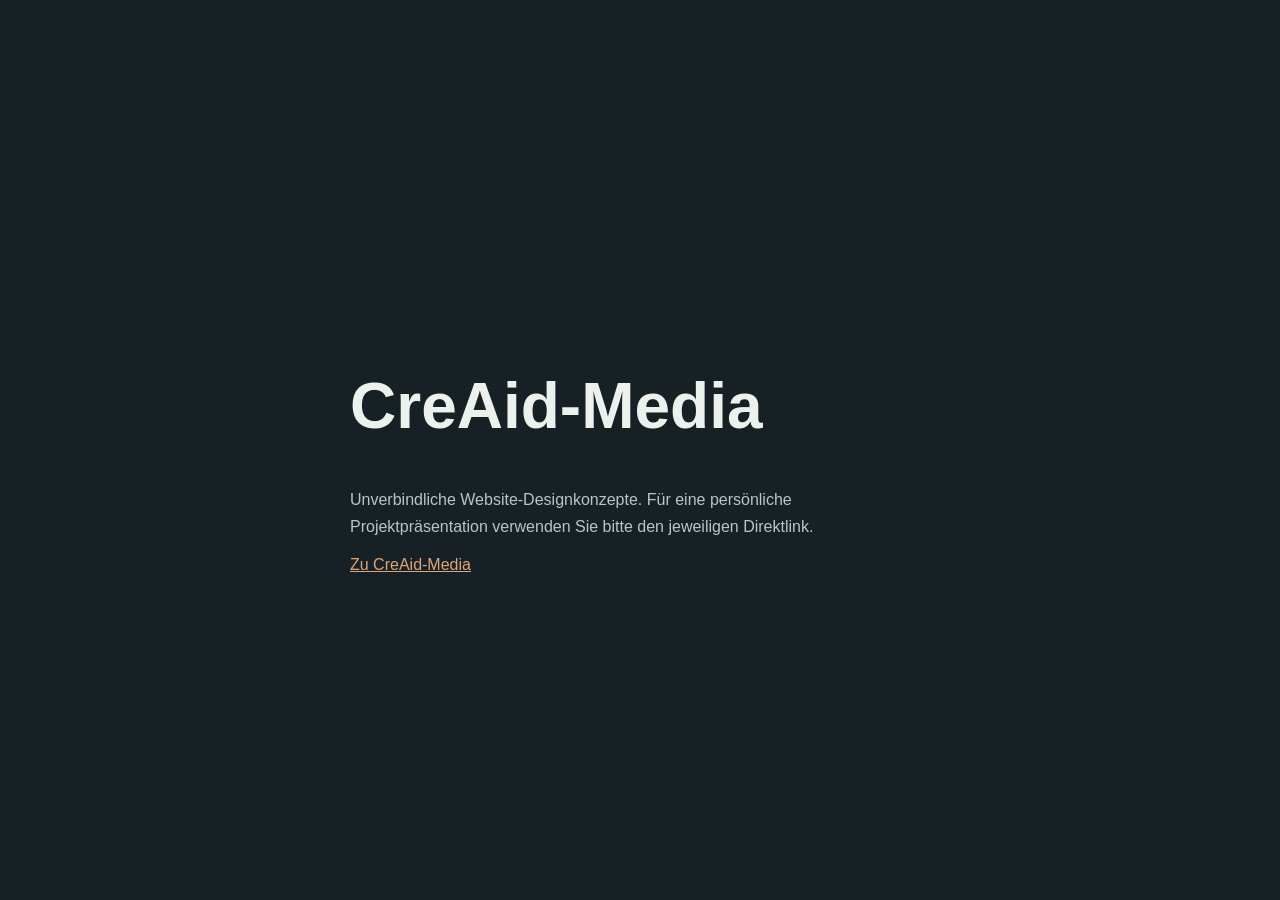
<file: index.html>
<!doctype html><html lang="de"><head><meta charset="utf-8"><meta name="viewport" content="width=device-width,initial-scale=1"><meta name="robots" content="noindex,nofollow,noarchive"><title>CreAid-Media – Designkonzepte</title><style>body{font-family:Arial,sans-serif;background:#172125;color:#edf1ee;margin:0;display:grid;place-items:center;min-height:100vh}main{max-width:580px;padding:32px}h1{font-size:clamp(2rem,6vw,4rem)}p{line-height:1.7;color:#b8c6c2}a{color:#dea479}</style></head><body><main><h1>CreAid-Media</h1><p>Unverbindliche Website-Designkonzepte. Für eine persönliche Projektpräsentation verwenden Sie bitte den jeweiligen Direktlink.</p><a href="https://creaid-media.de/">Zu CreAid-Media</a></main></body></html>
</file>
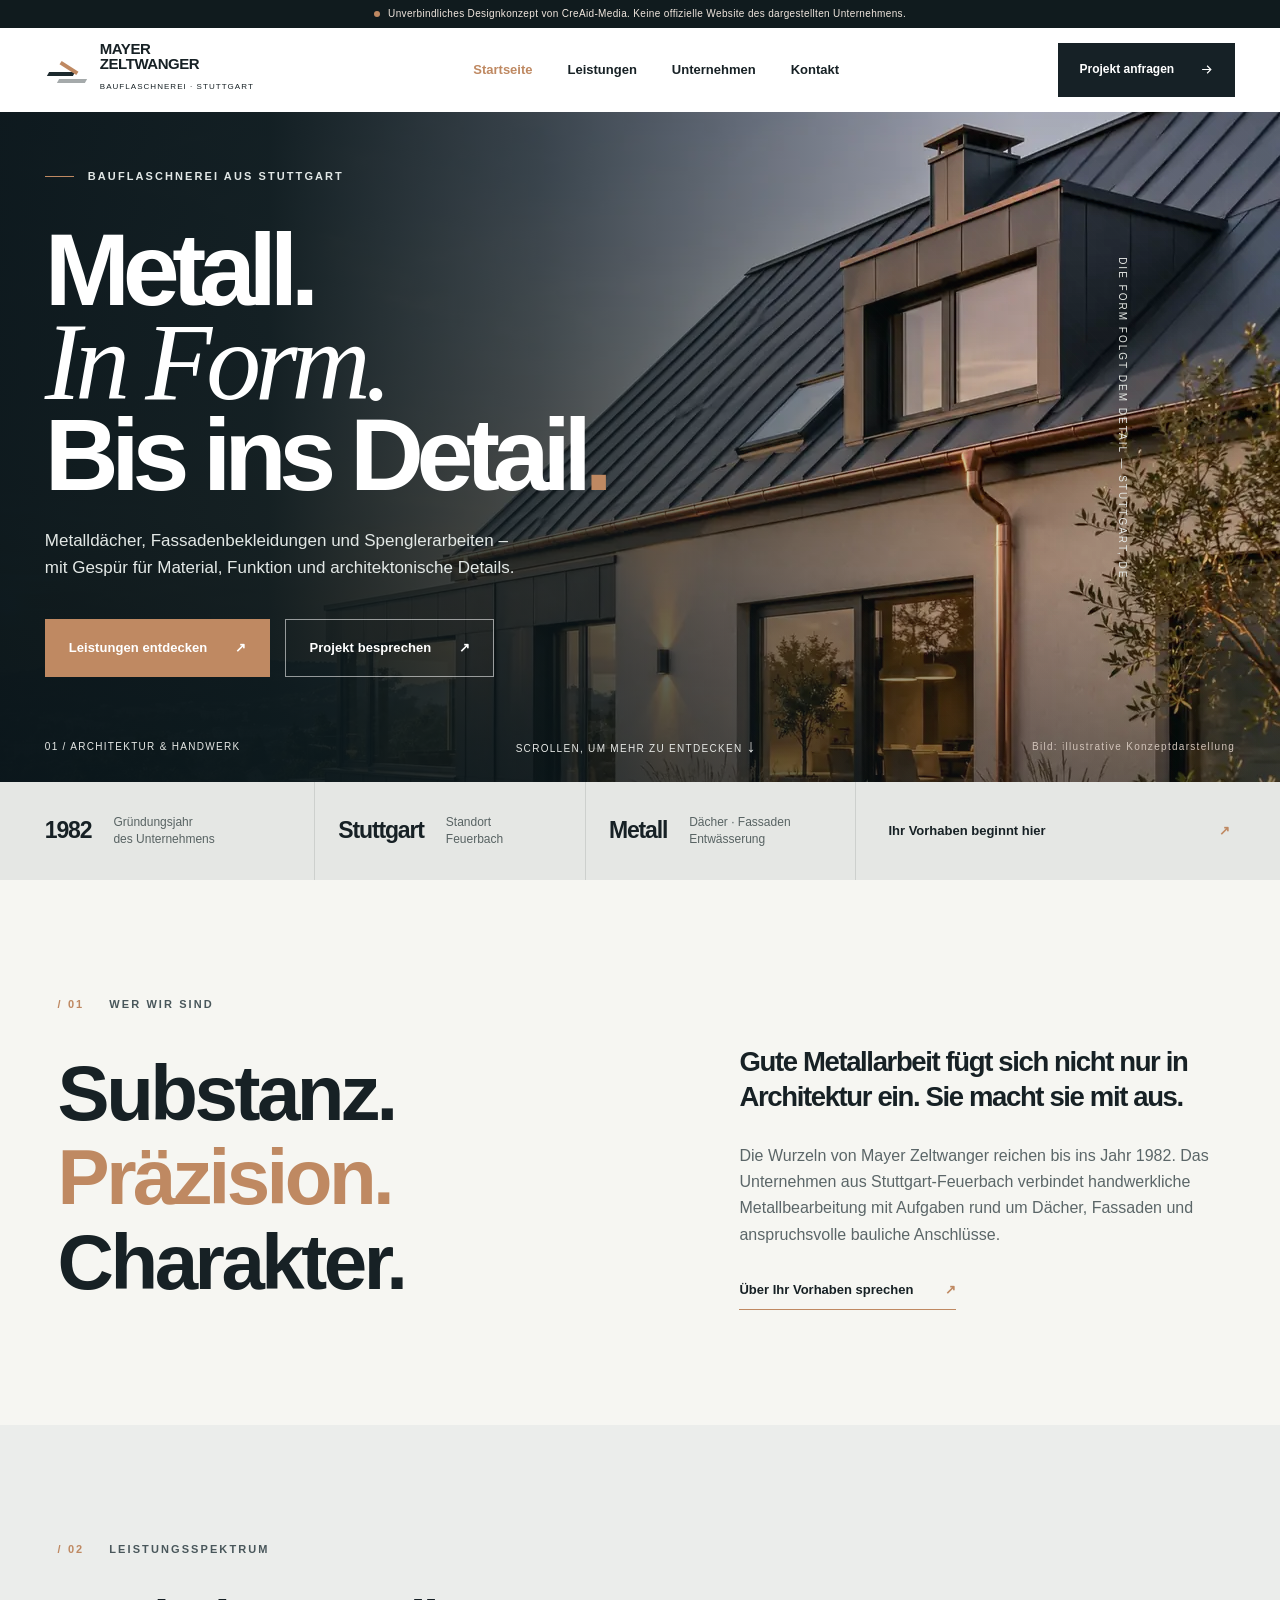
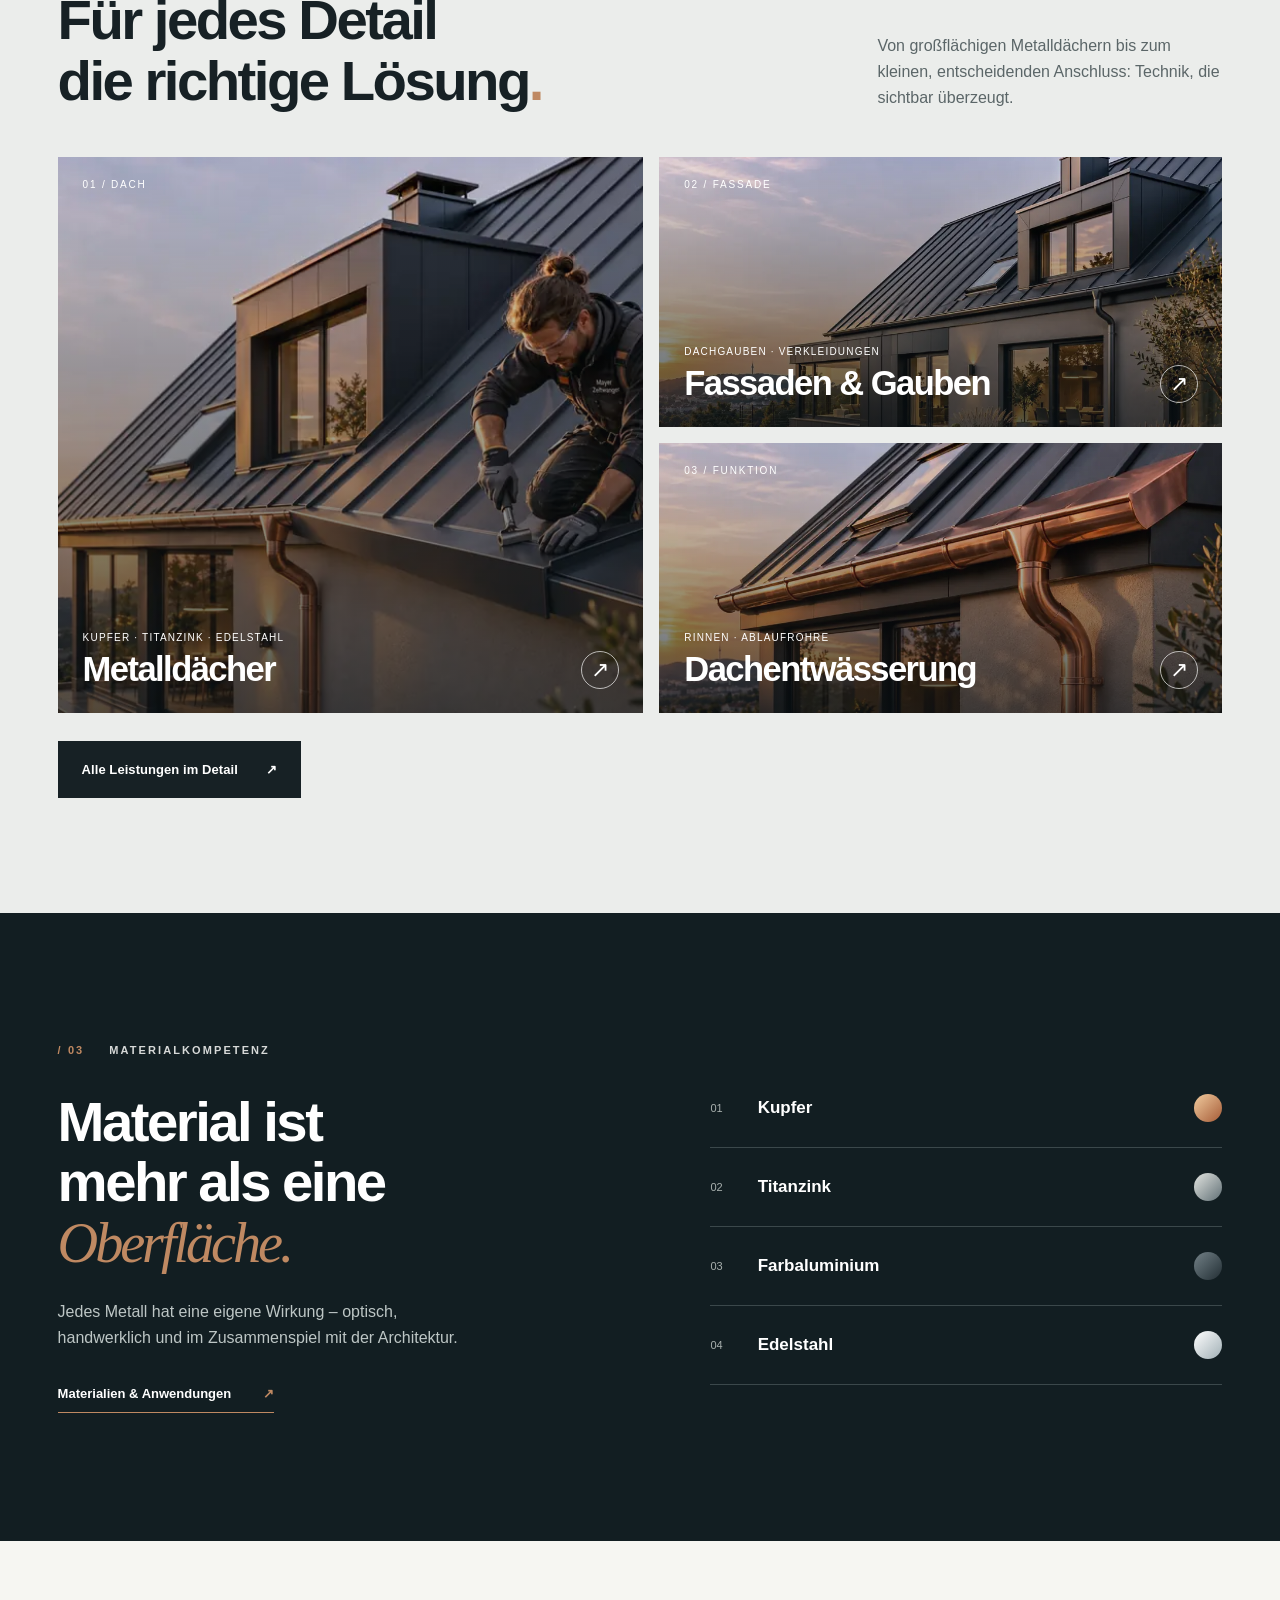
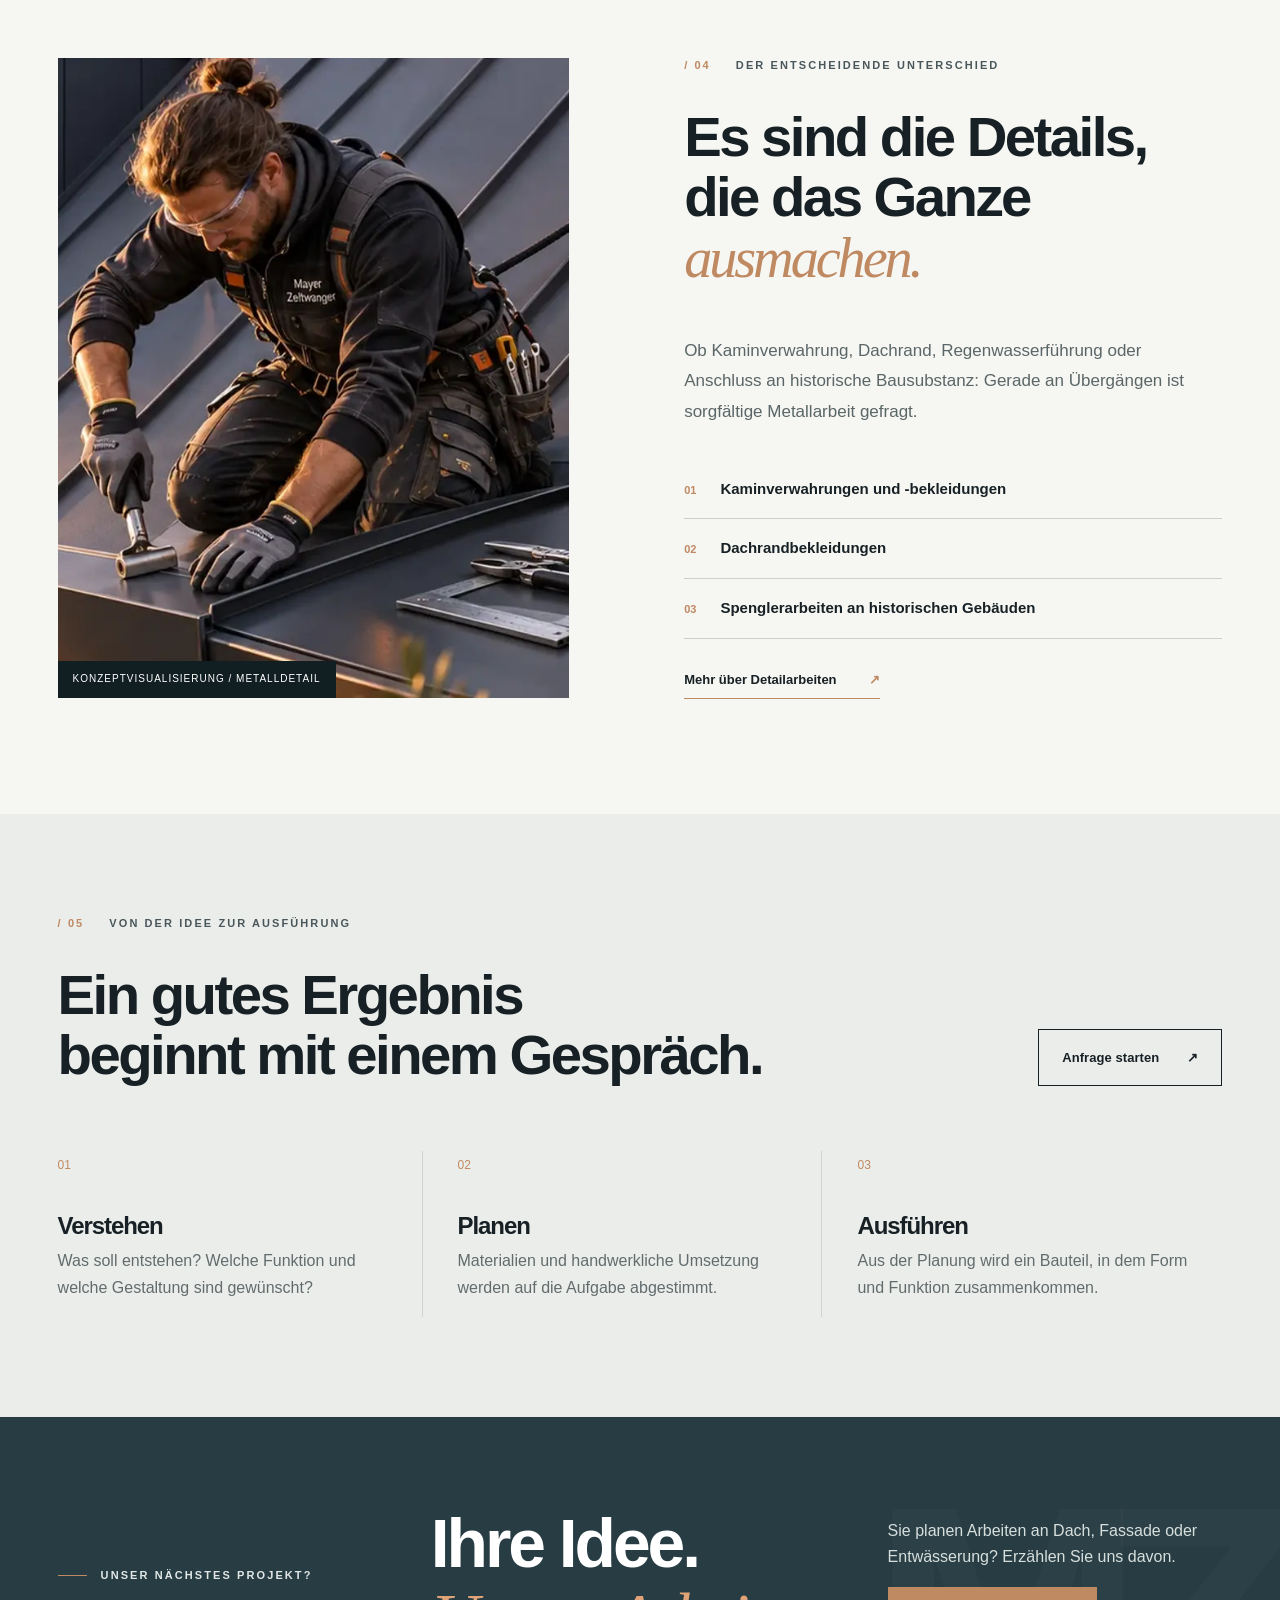
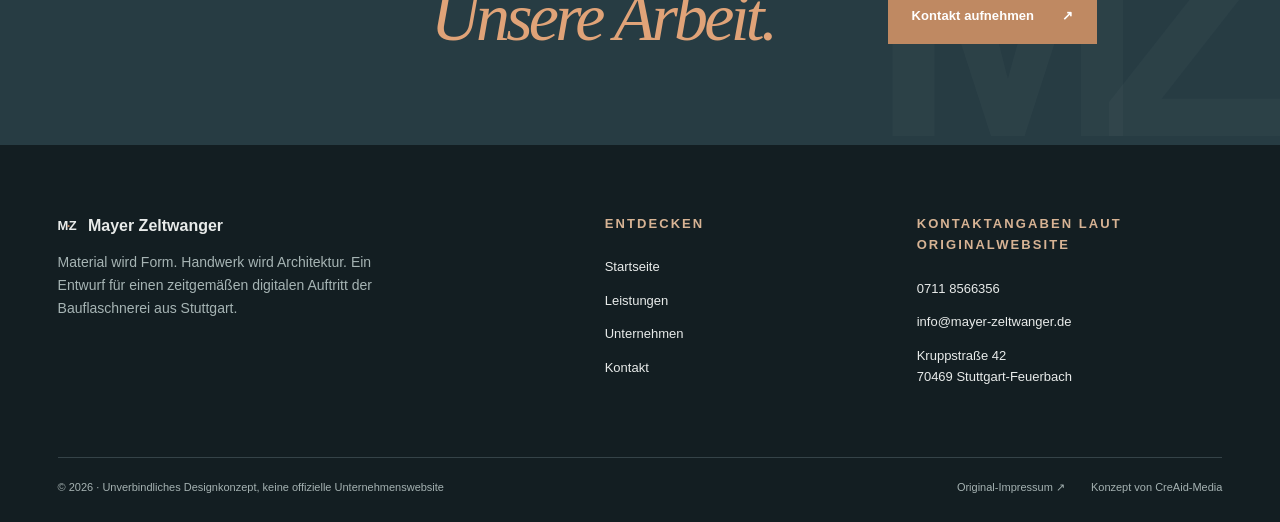
<file: mayer-zeltwanger/index.html>
<!doctype html>
<html lang="de"><head><meta charset="utf-8"><meta name="viewport" content="width=device-width,initial-scale=1"><meta name="robots" content="noindex,nofollow,noarchive"><meta name="theme-color" content="#151e22"><title>Mayer Zeltwanger | Bauflaschnerei – Designkonzept</title><meta name="description" content="Unverbindliches Designkonzept für Mayer Zeltwanger: Metalldächer, Fassaden und Flaschnerarbeiten in Stuttgart."><link rel="stylesheet" href="assets/styles.css?v=photo-20261117"><link rel="icon" type="image/svg+xml" href="assets/favicon.svg"></head><body class="page-home"><a class="skip-link" href="#main">Zum Inhalt springen</a><div class="demo-ribbon" role="note"><span class="demo-pulse" aria-hidden="true"></span> Unverbindliches Designkonzept von CreAid-Media. Keine offizielle Website des dargestellten Unternehmens.</div>
<header class="site-header" id="site-header">
  <div class="header-inner container-wide">
    <a href="./" class="brand" aria-label="Mayer Zeltwanger – zur Startseite"><span class="brand-symbol" aria-hidden="true"><span></span><span></span><span></span></span><span class="brand-type"><b>MAYER<br>ZELTWANGER</b><small>BAUFLASCHNEREI · STUTTGART</small></span></a>
    <button class="menu-toggle" type="button" aria-expanded="false" aria-controls="main-nav" aria-label="Menü öffnen"><span></span><span></span></button>
    <nav class="main-nav" id="main-nav" aria-label="Hauptnavigation"><a href="./" class="nav-home">Startseite</a><a href="leistungen.html" class="nav-services">Leistungen</a><a href="./#unternehmen" class="nav-about">Unternehmen</a><a href="kontakt.html" class="nav-contact">Kontakt</a></nav>
    <a class="header-action" href="kontakt.html"><span>Projekt anfragen</span><svg viewBox="0 0 24 24" aria-hidden="true"><path d="M5 12h14m-6-6 6 6-6 6"/></svg></a>
  </div>
</header><main id="main">
<section class="hero-home" aria-labelledby="headline">
  <div class="hero-bg" role="img" aria-label="Konzeptvisualisierung eines modernen Gebäudes mit Falzmetalldach und Kupferdachrinne"></div>
  <div class="hero-grain" aria-hidden="true"></div>
  <div class="hero-inner container-wide"><div class="hero-copy"><p class="eyebrow light"><span class="eyebrow-line"></span>BAUFLASCHNEREI AUS STUTTGART</p><h1 id="headline">Metall.<br><em>In Form.</em><br>Bis ins Detail<span class="headline-dot">.</span></h1><p class="hero-description">Metalldächer, Fassadenbekleidungen und Spenglerarbeiten – mit Gespür für Material, Funktion und architektonische Details.</p><div class="hero-actions"><a href="leistungen.html" class="btn btn-copper">Leistungen entdecken <span aria-hidden="true">↗</span></a><a href="kontakt.html" class="btn btn-outline-light">Projekt besprechen <span aria-hidden="true">↗</span></a></div></div>
  <div class="hero-vertical">DIE FORM FOLGT DEM DETAIL <span>—</span> STUTTGART, DE</div></div>
  <div class="hero-bottom container-wide"><span>01 / ARCHITEKTUR &amp; HANDWERK</span><span>SCROLLEN, UM MEHR ZU ENTDECKEN <span class="down-arrow" aria-hidden="true">↓</span></span><span class="concept-tag">Bild: illustrative Konzeptdarstellung</span></div>
</section>
<div class="info-strip"><div class="container-wide info-inner"><div class="info-item"><strong>1982</strong><span>Gründungsjahr<br>des Unternehmens</span></div><div class="info-item"><strong>Stuttgart</strong><span>Standort<br>Feuerbach</span></div><div class="info-item"><strong>Metall</strong><span>Dächer · Fassaden<br>Entwässerung</span></div><a href="kontakt.html" class="info-contact">Ihr Vorhaben beginnt hier <span aria-hidden="true">↗</span></a></div></div>
<section class="section section-intro" id="unternehmen"><div class="container"><div class="section-label"><span class="section-index">/ 01</span><span>WER WIR SIND</span></div><div class="intro-grid"><h2 class="display-heading">Substanz.<br><span class="text-copper">Präzision.</span><br>Charakter.</h2><div class="intro-text"><p class="lead">Gute Metallarbeit fügt sich nicht nur in Architektur ein. Sie macht sie mit aus.</p><p>Die Wurzeln von Mayer Zeltwanger reichen bis ins Jahr 1982. Das Unternehmen aus Stuttgart-Feuerbach verbindet handwerkliche Metallbearbeitung mit Aufgaben rund um Dächer, Fassaden und anspruchsvolle bauliche Anschlüsse.</p><a class="text-link" href="kontakt.html">Über Ihr Vorhaben sprechen <span aria-hidden="true">↗</span></a></div></div></div></section>
<section class="section section-services" id="leistungen"><div class="container"><div class="section-label"><span class="section-index">/ 02</span><span>LEISTUNGSSPEKTRUM</span></div><div class="section-heading"><h2>Für jedes Detail<br>die richtige Lösung<span class="text-copper">.</span></h2><p>Von großflächigen Metalldächern bis zum kleinen, entscheidenden Anschluss: Technik, die sichtbar überzeugt.</p></div><div class="service-grid">
 <a class="service-tile tall" href="leistungen.html#metalldaecher"><img src="assets/metalldach.webp" alt="Konzeptvisualisierung eines modernen Metalldachs mit präzisen Falzbahnen" loading="lazy" width="890" height="520"><span class="tile-shade"></span><span class="tile-top">01 / DACH</span><div class="tile-bottom"><div><span class="tile-kicker">KUPFER · TITANZINK · EDELSTAHL</span><h3>Metalldächer</h3></div><span class="tile-arrow" aria-hidden="true">↗</span></div></a>
 <a class="service-tile" href="leistungen.html#fassaden"><img src="assets/fassade.webp" alt="Architekturdetail mit Metallbekleidung an Fassade und Dachgaube – Konzeptvisualisierung" loading="lazy" width="700" height="520"><span class="tile-shade"></span><span class="tile-top">02 / FASSADE</span><div class="tile-bottom"><div><span class="tile-kicker">DACHGAUBEN · VERKLEIDUNGEN</span><h3>Fassaden &amp; Gauben</h3></div><span class="tile-arrow" aria-hidden="true">↗</span></div></a>
 <a class="service-tile" href="leistungen.html#entwaesserung"><img src="assets/dachentwaesserung.webp" alt="Kupferne Dachrinne und Ablaufrohr an moderner Dachkante – Konzeptvisualisierung" loading="lazy" width="690" height="520"><span class="tile-shade"></span><span class="tile-top">03 / FUNKTION</span><div class="tile-bottom"><div><span class="tile-kicker">RINNEN · ABLAUFROHRE</span><h3>Dachentwässerung</h3></div><span class="tile-arrow" aria-hidden="true">↗</span></div></a>
 </div><a class="btn btn-dark" href="leistungen.html">Alle Leistungen im Detail <span aria-hidden="true">↗</span></a></div></section>
<section class="materials-section"><div class="container materials-grid"><div><div class="section-label on-dark"><span class="section-index">/ 03</span><span>MATERIALKOMPETENZ</span></div><h2>Material ist<br>mehr als eine<br><em>Oberfläche.</em></h2><p>Jedes Metall hat eine eigene Wirkung – optisch, handwerklich und im Zusammenspiel mit der Architektur.</p><a href="leistungen.html" class="text-link light-link">Materialien &amp; Anwendungen <span aria-hidden="true">↗</span></a></div><div class="material-rows"><div><span class="mat-no">01</span><strong>Kupfer</strong><span class="mat-chip copper"></span></div><div><span class="mat-no">02</span><strong>Titanzink</strong><span class="mat-chip zinc"></span></div><div><span class="mat-no">03</span><strong>Farbaluminium</strong><span class="mat-chip alu"></span></div><div><span class="mat-no">04</span><strong>Edelstahl</strong><span class="mat-chip steel"></span></div></div></div></section>
<section class="section section-detail"><div class="container detail-grid"><div class="detail-image"><img src="assets/falzdetail.webp" alt="Nahansicht von Metallfalzbahnen und modernen Dachanschlüssen – Konzeptvisualisierung" loading="lazy" width="800" height="750"><div class="image-credit">KONZEPTVISUALISIERUNG / METALLDETAIL</div></div><div class="detail-copy"><div class="section-label"><span class="section-index">/ 04</span><span>DER ENTSCHEIDENDE UNTERSCHIED</span></div><h2>Es sind die Details,<br>die das Ganze<br><em>ausmachen.</em></h2><p>Ob Kaminverwahrung, Dachrand, Regenwasserführung oder Anschluss an historische Bausubstanz: Gerade an Übergängen ist sorgfältige Metallarbeit gefragt.</p><ul class="feature-list"><li><span>01</span>Kaminverwahrungen und -bekleidungen</li><li><span>02</span>Dachrandbekleidungen</li><li><span>03</span>Spenglerarbeiten an historischen Gebäuden</li></ul><a class="text-link" href="leistungen.html#details">Mehr über Detailarbeiten <span aria-hidden="true">↗</span></a></div></div></section>
<section class="work-section"><div class="container"><div class="section-label"><span class="section-index">/ 05</span><span>VON DER IDEE ZUR AUSFÜHRUNG</span></div><div class="work-head"><h2>Ein gutes Ergebnis<br>beginnt mit einem Gespräch.</h2><a class="btn btn-outline-dark" href="kontakt.html">Anfrage starten <span aria-hidden="true">↗</span></a></div><div class="process-grid"><div><span>01</span><h3>Verstehen</h3><p>Was soll entstehen? Welche Funktion und welche Gestaltung sind gewünscht?</p></div><div><span>02</span><h3>Planen</h3><p>Materialien und handwerkliche Umsetzung werden auf die Aufgabe abgestimmt.</p></div><div><span>03</span><h3>Ausführen</h3><p>Aus der Planung wird ein Bauteil, in dem Form und Funktion zusammenkommen.</p></div></div></div></section>
<section class="end-cta"><div class="container end-cta-inner"><p class="eyebrow light"><span class="eyebrow-line"></span>UNSER NÄCHSTES PROJEKT?</p><h2>Ihre Idee.<br><em>Unsere Arbeit.</em></h2><div><p>Sie planen Arbeiten an Dach, Fassade oder Entwässerung? Erzählen Sie uns davon.</p><a class="btn btn-copper" href="kontakt.html">Kontakt aufnehmen <span aria-hidden="true">↗</span></a></div></div><div class="cta-outline" aria-hidden="true">MZ</div></section></main><footer class="site-footer">
<div class="container"><div class="footer-top"><div><div class="footer-brand"><span class="footer-signet">M<span>·</span>Z</span><strong>Mayer Zeltwanger</strong></div><p>Material wird Form. Handwerk wird Architektur. Ein Entwurf für einen zeitgemäßen digitalen Auftritt der Bauflaschnerei aus Stuttgart.</p></div><div><span class="footer-title">Entdecken</span><a href="./">Startseite</a><a href="leistungen.html">Leistungen</a><a href="./#unternehmen">Unternehmen</a><a href="kontakt.html">Kontakt</a></div><div><span class="footer-title">Kontaktangaben laut Originalwebsite</span><a href="tel:+497118566356">0711 8566356</a><a href="mailto:info@mayer-zeltwanger.de">info@mayer-zeltwanger.de</a><span>Kruppstraße 42<br>70469 Stuttgart-Feuerbach</span></div></div>
<div class="footer-bottom"><span>© 2026 · Unverbindliches Designkonzept, keine offizielle Unternehmenswebsite</span><div><a href="https://www.mayer-zeltwanger.de/page/impressum/index.html" target="_blank" rel="noopener noreferrer">Original-Impressum <span aria-hidden="true">↗</span></a><span>Konzept von <a href="https://creaid-media.de/" target="_blank" rel="noopener noreferrer">CreAid-Media</a></span></div></div></div></footer><script src="assets/script.js" defer></script></body></html>
</file>
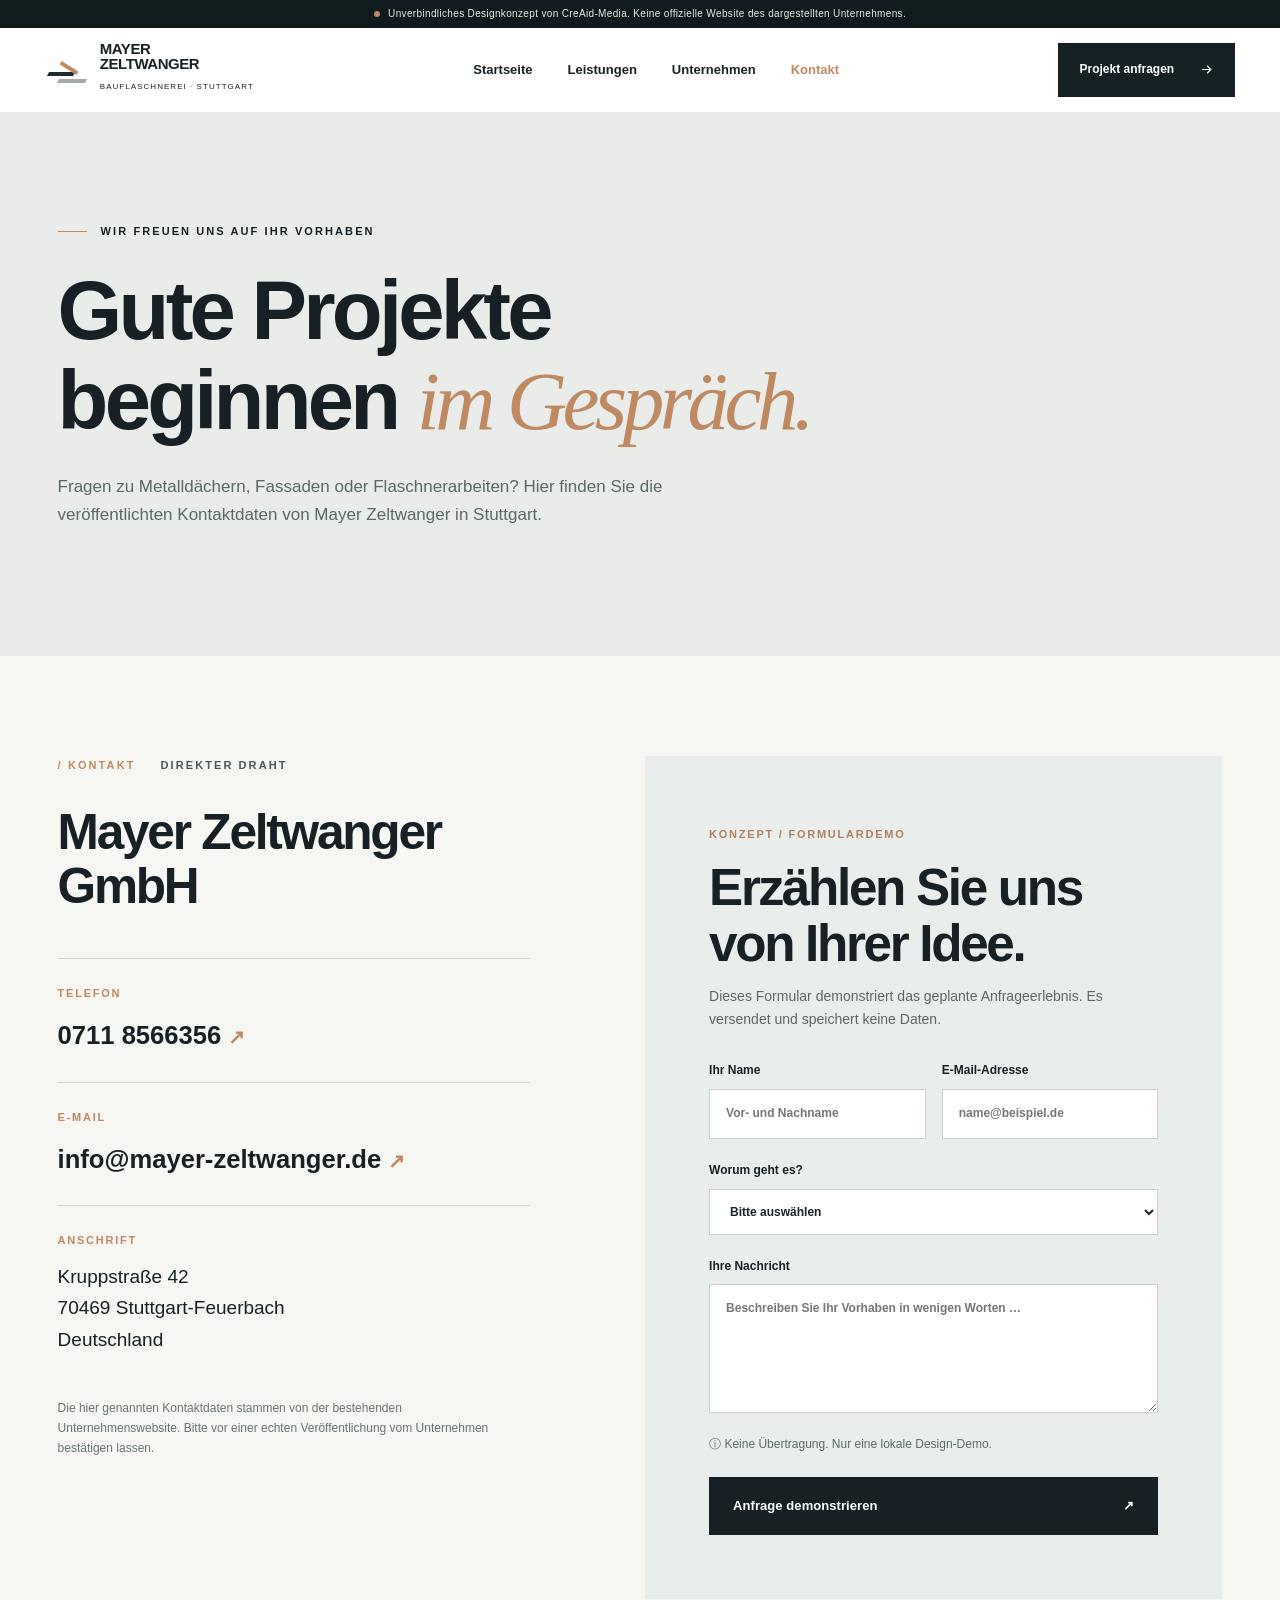
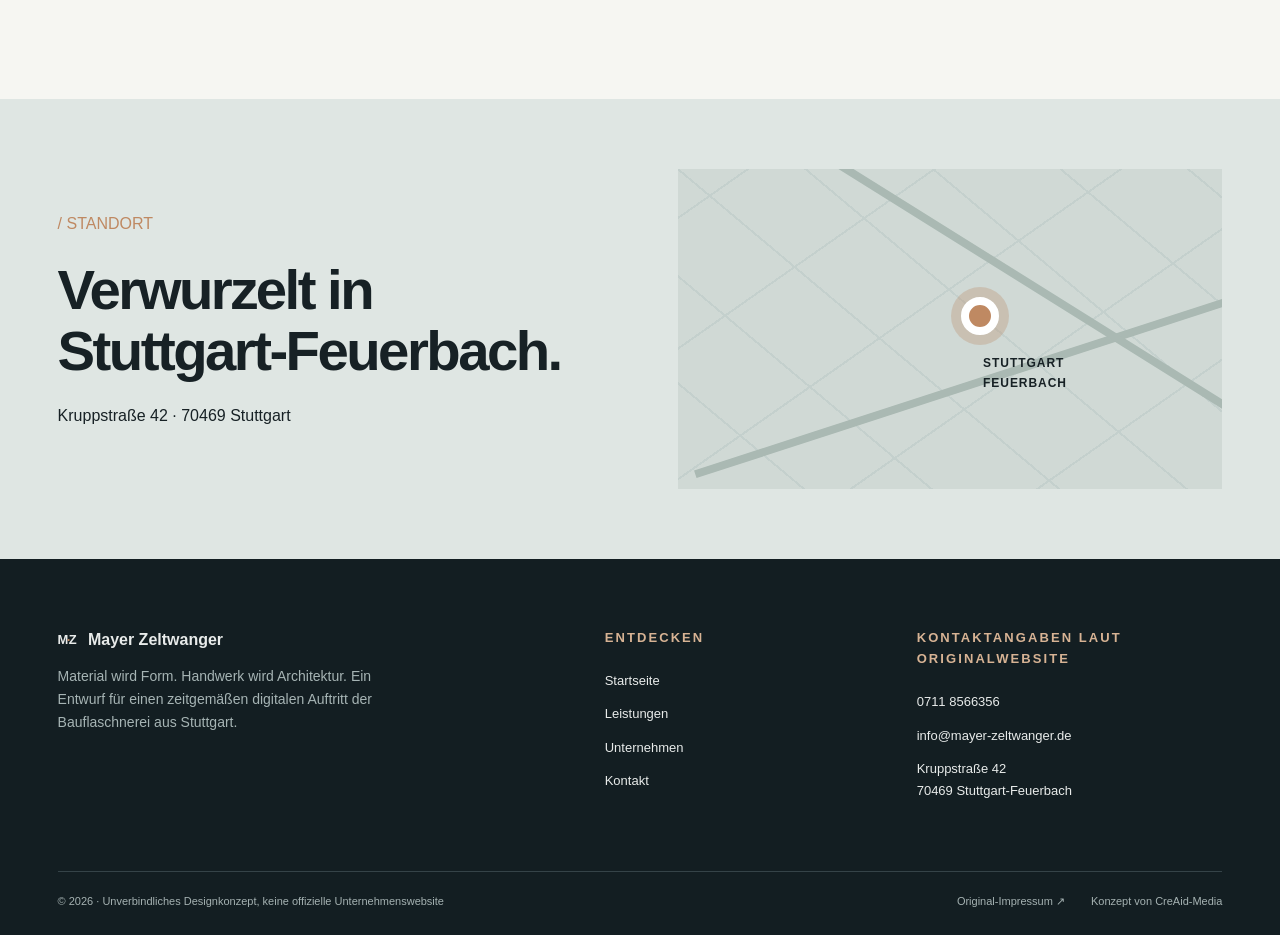
<file: mayer-zeltwanger/kontakt.html>
<!doctype html>
<html lang="de"><head><meta charset="utf-8"><meta name="viewport" content="width=device-width,initial-scale=1"><meta name="robots" content="noindex,nofollow,noarchive"><meta name="theme-color" content="#151e22"><title>Kontakt | Mayer Zeltwanger – Designkonzept</title><meta name="description" content="Kontaktdaten von Mayer Zeltwanger in Stuttgart-Feuerbach und Demonstration eines modernen Anfrageformulars."><link rel="stylesheet" href="assets/styles.css?v=photo-20261117"><link rel="icon" type="image/svg+xml" href="assets/favicon.svg"></head><body class="page-contact"><a class="skip-link" href="#main">Zum Inhalt springen</a><div class="demo-ribbon" role="note"><span class="demo-pulse" aria-hidden="true"></span> Unverbindliches Designkonzept von CreAid-Media. Keine offizielle Website des dargestellten Unternehmens.</div>
<header class="site-header" id="site-header">
  <div class="header-inner container-wide">
    <a href="./" class="brand" aria-label="Mayer Zeltwanger – zur Startseite"><span class="brand-symbol" aria-hidden="true"><span></span><span></span><span></span></span><span class="brand-type"><b>MAYER<br>ZELTWANGER</b><small>BAUFLASCHNEREI · STUTTGART</small></span></a>
    <button class="menu-toggle" type="button" aria-expanded="false" aria-controls="main-nav" aria-label="Menü öffnen"><span></span><span></span></button>
    <nav class="main-nav" id="main-nav" aria-label="Hauptnavigation"><a href="./" class="nav-home">Startseite</a><a href="leistungen.html" class="nav-services">Leistungen</a><a href="./#unternehmen" class="nav-about">Unternehmen</a><a href="kontakt.html" class="nav-contact">Kontakt</a></nav>
    <a class="header-action" href="kontakt.html"><span>Projekt anfragen</span><svg viewBox="0 0 24 24" aria-hidden="true"><path d="M5 12h14m-6-6 6 6-6 6"/></svg></a>
  </div>
</header><main id="main">
<section class="contact-hero"><div class="container"><p class="eyebrow"><span class="eyebrow-line"></span>WIR FREUEN UNS AUF IHR VORHABEN</p><h1>Gute Projekte<br>beginnen <em>im Gespräch.</em></h1><p>Fragen zu Metalldächern, Fassaden oder Flaschnerarbeiten? Hier finden Sie die veröffentlichten Kontaktdaten von Mayer Zeltwanger in Stuttgart.</p></div></section>
<section class="contact-section"><div class="container contact-grid"><div class="contact-details"><div class="section-label"><span class="section-index">/ KONTAKT</span><span>DIREKTER DRAHT</span></div><h2>Mayer Zeltwanger<br>GmbH</h2><div class="contact-block"><small>TELEFON</small><a href="tel:+497118566356">0711 8566356 <span>↗</span></a></div><div class="contact-block"><small>E-MAIL</small><a href="mailto:info@mayer-zeltwanger.de">info@mayer-zeltwanger.de <span>↗</span></a></div><div class="contact-block"><small>ANSCHRIFT</small><p>Kruppstraße 42<br>70469 Stuttgart-Feuerbach<br>Deutschland</p></div><p class="source-note">Die hier genannten Kontaktdaten stammen von der bestehenden Unternehmenswebsite. Bitte vor einer echten Veröffentlichung vom Unternehmen bestätigen lassen.</p></div>
<div class="contact-form-wrap"><div class="form-head"><span class="form-kicker">KONZEPT / FORMULARDEMO</span><h2>Erzählen Sie uns<br>von Ihrer Idee.</h2><p>Dieses Formular demonstriert das geplante Anfrageerlebnis. Es versendet und speichert keine Daten.</p></div><form id="demo-form" novalidate><div class="field-row"><label>Ihr Name <input name="name" type="text" autocomplete="name" placeholder="Vor- und Nachname" required></label><label>E-Mail-Adresse <input name="email" type="email" autocomplete="email" placeholder="name@beispiel.de" required></label></div><label>Worum geht es? <select name="type"><option>Bitte auswählen</option><option>Metalldach</option><option>Fassadenbekleidung</option><option>Dachentwässerung</option><option>Sonstige Flaschnerarbeit</option></select></label><label>Ihre Nachricht <textarea name="message" placeholder="Beschreiben Sie Ihr Vorhaben in wenigen Worten …" rows="5" required></textarea></label><div class="demo-form-note"><span aria-hidden="true">ⓘ</span> Keine Übertragung. Nur eine lokale Design-Demo.</div><button type="submit" class="btn btn-dark full">Anfrage demonstrieren <span aria-hidden="true">↗</span></button><p class="form-feedback" id="demo-feedback" role="status" aria-live="polite" hidden></p></form></div></div></section>
<section class="location-section"><div class="container location-inner"><div><span class="section-index">/ STANDORT</span><h2>Verwurzelt in<br>Stuttgart-Feuerbach.</h2><p>Kruppstraße 42 · 70469 Stuttgart</p></div><div class="location-graphic" role="img" aria-label="Abstrakte Kartengrafik als Gestaltungselement, keine maßstäbliche Karte"><span class="route route-one"></span><span class="route route-two"></span><span class="location-pin"><span></span></span><span class="location-label">STUTTGART<br>FEUERBACH</span></div></div></section></main><footer class="site-footer">
<div class="container"><div class="footer-top"><div><div class="footer-brand"><span class="footer-signet">M<span>·</span>Z</span><strong>Mayer Zeltwanger</strong></div><p>Material wird Form. Handwerk wird Architektur. Ein Entwurf für einen zeitgemäßen digitalen Auftritt der Bauflaschnerei aus Stuttgart.</p></div><div><span class="footer-title">Entdecken</span><a href="./">Startseite</a><a href="leistungen.html">Leistungen</a><a href="./#unternehmen">Unternehmen</a><a href="kontakt.html">Kontakt</a></div><div><span class="footer-title">Kontaktangaben laut Originalwebsite</span><a href="tel:+497118566356">0711 8566356</a><a href="mailto:info@mayer-zeltwanger.de">info@mayer-zeltwanger.de</a><span>Kruppstraße 42<br>70469 Stuttgart-Feuerbach</span></div></div>
<div class="footer-bottom"><span>© 2026 · Unverbindliches Designkonzept, keine offizielle Unternehmenswebsite</span><div><a href="https://www.mayer-zeltwanger.de/page/impressum/index.html" target="_blank" rel="noopener noreferrer">Original-Impressum <span aria-hidden="true">↗</span></a><span>Konzept von <a href="https://creaid-media.de/" target="_blank" rel="noopener noreferrer">CreAid-Media</a></span></div></div></div></footer><script src="assets/script.js" defer></script></body></html>
</file>
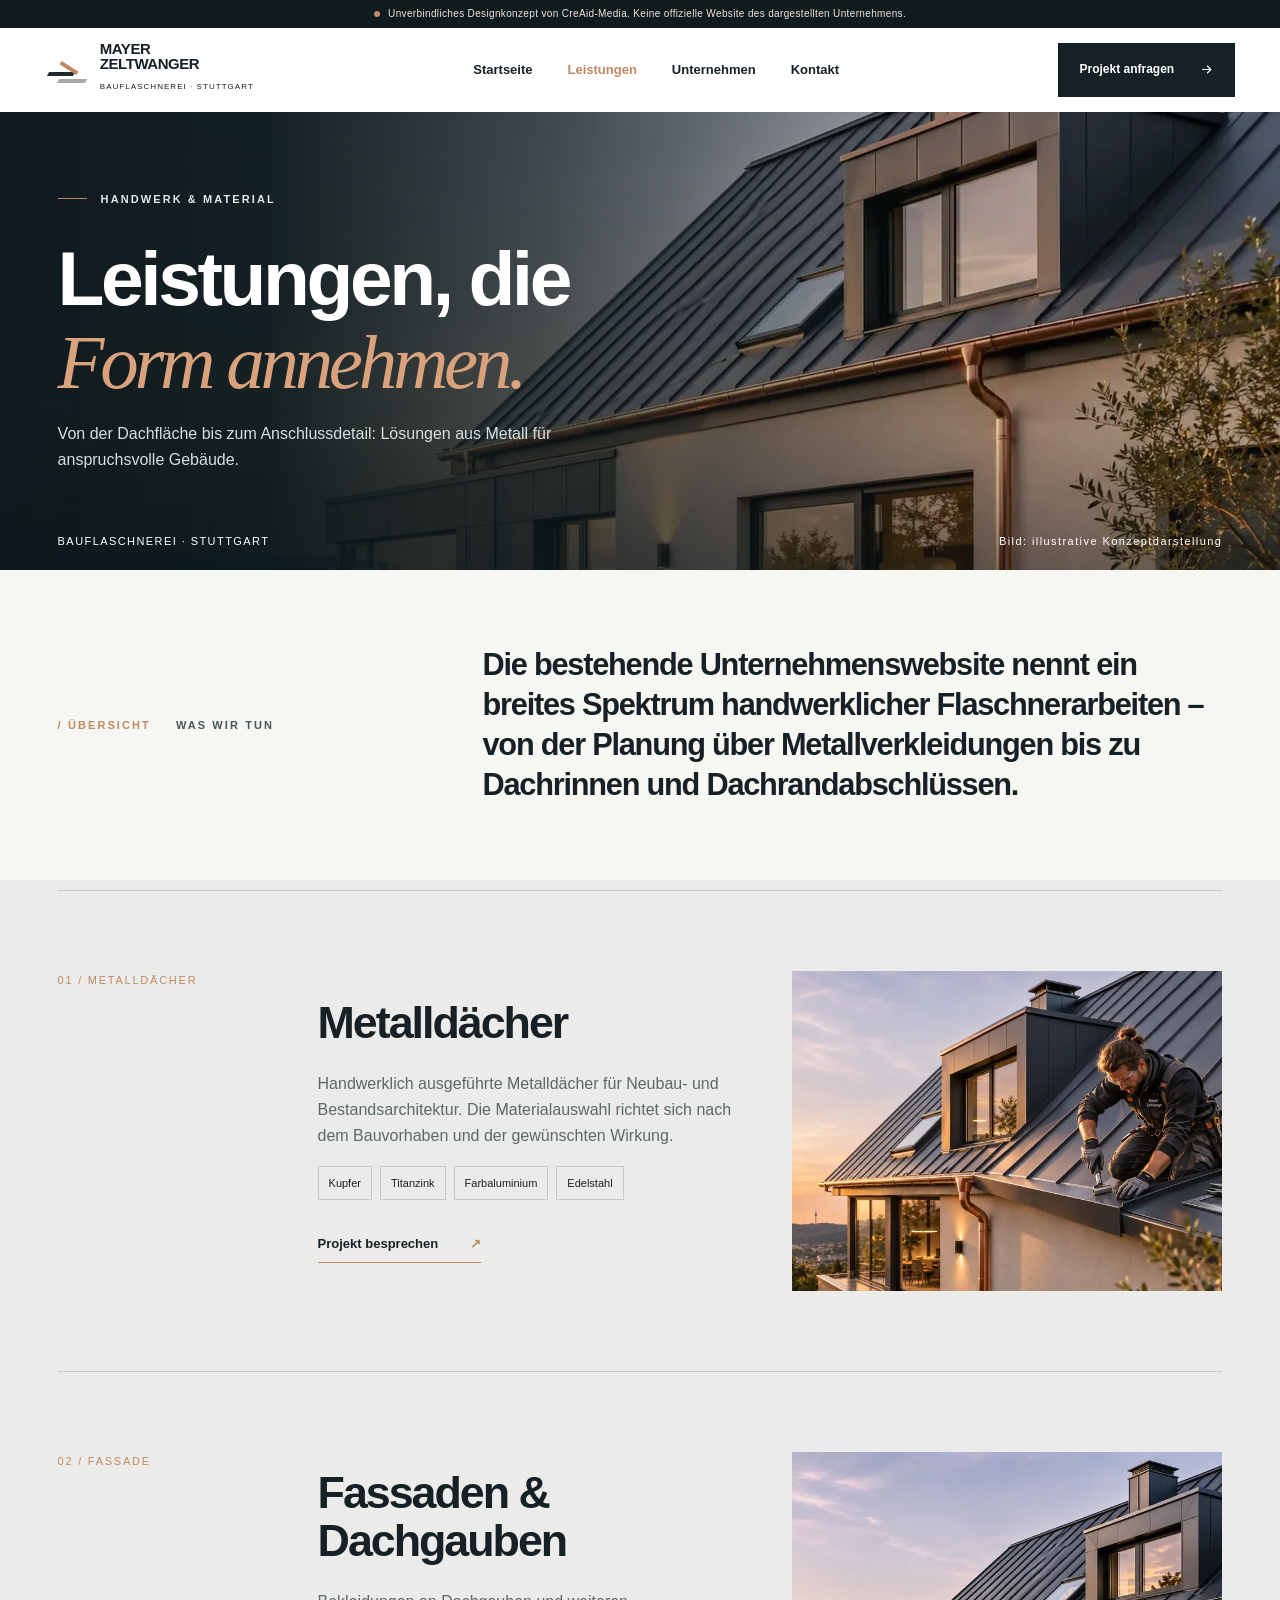
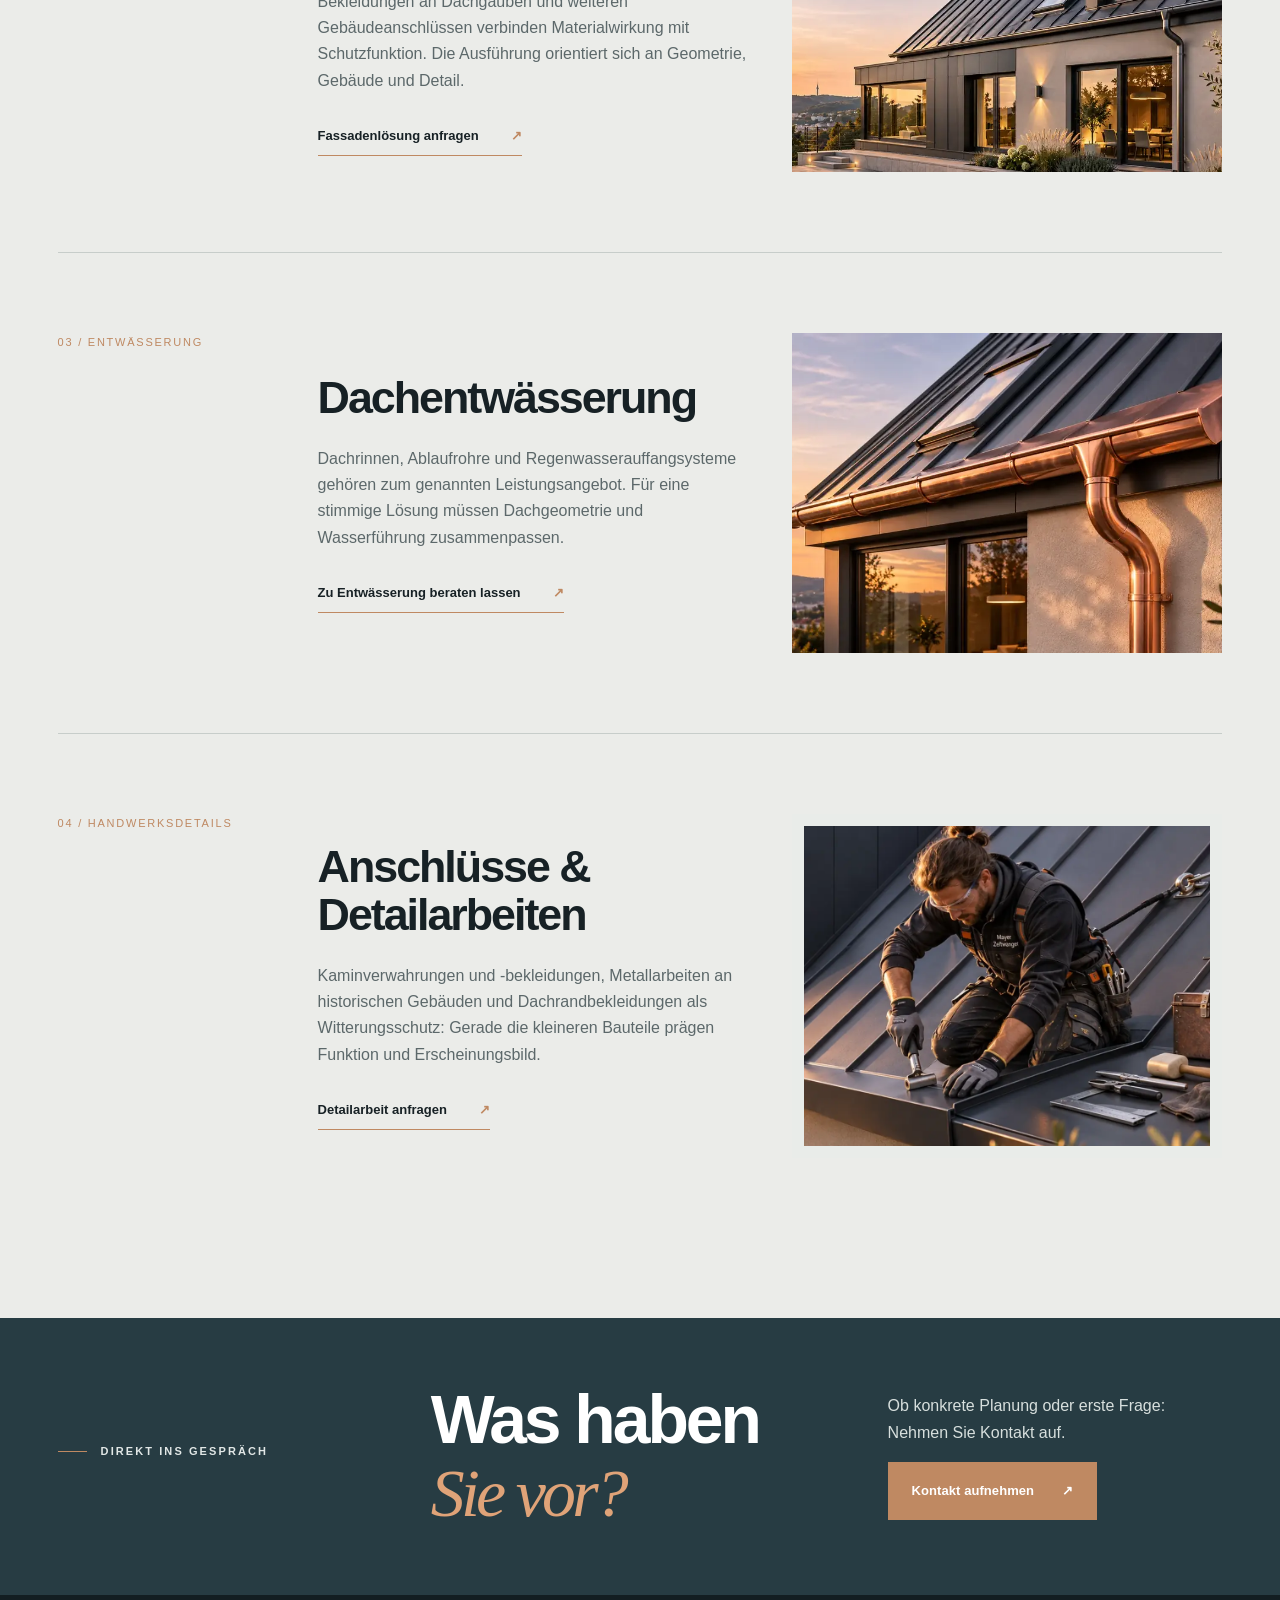
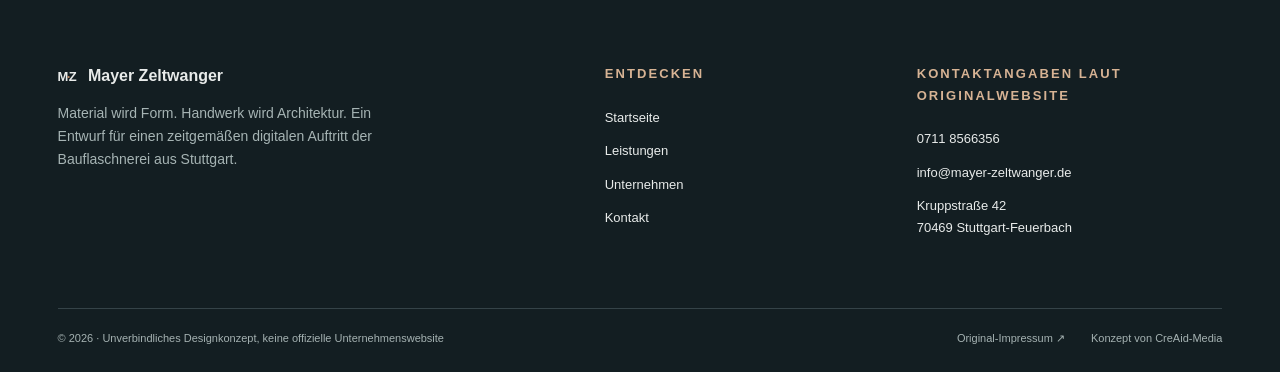
<file: mayer-zeltwanger/leistungen.html>
<!doctype html>
<html lang="de"><head><meta charset="utf-8"><meta name="viewport" content="width=device-width,initial-scale=1"><meta name="robots" content="noindex,nofollow,noarchive"><meta name="theme-color" content="#151e22"><title>Leistungen | Mayer Zeltwanger – Designkonzept</title><meta name="description" content="Metalldächer, Fassadenbekleidungen, Entwässerung und Detailarbeiten: unverbindliche Neugestaltung für Mayer Zeltwanger."><link rel="stylesheet" href="assets/styles.css?v=photo-20261117"><link rel="icon" type="image/svg+xml" href="assets/favicon.svg"></head><body class="page-services"><a class="skip-link" href="#main">Zum Inhalt springen</a><div class="demo-ribbon" role="note"><span class="demo-pulse" aria-hidden="true"></span> Unverbindliches Designkonzept von CreAid-Media. Keine offizielle Website des dargestellten Unternehmens.</div>
<header class="site-header" id="site-header">
  <div class="header-inner container-wide">
    <a href="./" class="brand" aria-label="Mayer Zeltwanger – zur Startseite"><span class="brand-symbol" aria-hidden="true"><span></span><span></span><span></span></span><span class="brand-type"><b>MAYER<br>ZELTWANGER</b><small>BAUFLASCHNEREI · STUTTGART</small></span></a>
    <button class="menu-toggle" type="button" aria-expanded="false" aria-controls="main-nav" aria-label="Menü öffnen"><span></span><span></span></button>
    <nav class="main-nav" id="main-nav" aria-label="Hauptnavigation"><a href="./" class="nav-home">Startseite</a><a href="leistungen.html" class="nav-services">Leistungen</a><a href="./#unternehmen" class="nav-about">Unternehmen</a><a href="kontakt.html" class="nav-contact">Kontakt</a></nav>
    <a class="header-action" href="kontakt.html"><span>Projekt anfragen</span><svg viewBox="0 0 24 24" aria-hidden="true"><path d="M5 12h14m-6-6 6 6-6 6"/></svg></a>
  </div>
</header><main id="main">
<section class="sub-hero"><div class="sub-hero-bg sub-services-bg"></div><div class="container sub-hero-inner"><p class="eyebrow light"><span class="eyebrow-line"></span>HANDWERK &amp; MATERIAL</p><h1>Leistungen, die<br><em>Form annehmen.</em></h1><p>Von der Dachfläche bis zum Anschlussdetail: Lösungen aus Metall für anspruchsvolle Gebäude.</p></div><div class="sub-hero-foot container"><span>BAUFLASCHNEREI · STUTTGART</span><span>Bild: illustrative Konzeptdarstellung</span></div></section>
<section class="section sub-lead"><div class="container sub-lead-grid"><div class="section-label"><span class="section-index">/ ÜBERSICHT</span><span>WAS WIR TUN</span></div><p>Die bestehende Unternehmenswebsite nennt ein breites Spektrum handwerklicher Flaschnerarbeiten – von der Planung über Metallverkleidungen bis zu Dachrinnen und Dachrandabschlüssen.</p></div></section>
<section class="service-details"><div class="container"><article class="detail-row" id="metalldaecher"><div class="detail-num">01 / METALLDÄCHER</div><div class="detail-content"><h2>Metalldächer</h2><p>Handwerklich ausgeführte Metalldächer für Neubau- und Bestandsarchitektur. Die Materialauswahl richtet sich nach dem Bauvorhaben und der gewünschten Wirkung.</p><div class="material-pills"><span>Kupfer</span><span>Titanzink</span><span>Farbaluminium</span><span>Edelstahl</span></div><a class="text-link" href="kontakt.html">Projekt besprechen <span aria-hidden="true">↗</span></a></div><div class="detail-art"><img src="assets/metalldach.webp" alt="Stehfalz-Metalldach – unverbindliche Konzeptvisualisierung" loading="lazy" width="650" height="520"></div></article>
<article class="detail-row" id="fassaden"><div class="detail-num">02 / FASSADE</div><div class="detail-content"><h2>Fassaden &amp;<br>Dachgauben</h2><p>Bekleidungen an Dachgauben und weiteren Gebäudeanschlüssen verbinden Materialwirkung mit Schutzfunktion. Die Ausführung orientiert sich an Geometrie, Gebäude und Detail.</p><a class="text-link" href="kontakt.html">Fassadenlösung anfragen <span aria-hidden="true">↗</span></a></div><div class="detail-art"><img src="assets/fassade.webp" alt="Dachgaube mit Metallflächen – unverbindliche Konzeptvisualisierung" loading="lazy" width="650" height="520"></div></article>
<article class="detail-row" id="entwaesserung"><div class="detail-num">03 / ENTWÄSSERUNG</div><div class="detail-content"><h2>Dachentwässerung</h2><p>Dachrinnen, Ablaufrohre und Regenwasserauffangsysteme gehören zum genannten Leistungsangebot. Für eine stimmige Lösung müssen Dachgeometrie und Wasserführung zusammenpassen.</p><a class="text-link" href="kontakt.html">Zu Entwässerung beraten lassen <span aria-hidden="true">↗</span></a></div><div class="detail-art"><img src="assets/dachentwaesserung.webp" alt="Kupferdachrinne und Ablaufrohr an Gebäudekante – unverbindliche Konzeptvisualisierung" loading="lazy" width="650" height="520"></div></article>
<article class="detail-row" id="details"><div class="detail-num">04 / HANDWERKSDETAILS</div><div class="detail-content"><h2>Anschlüsse &amp;<br>Detailarbeiten</h2><p>Kaminverwahrungen und -bekleidungen, Metallarbeiten an historischen Gebäuden und Dachrandbekleidungen als Witterungsschutz: Gerade die kleineren Bauteile prägen Funktion und Erscheinungsbild.</p><a class="text-link" href="kontakt.html">Detailarbeit anfragen <span aria-hidden="true">↗</span></a></div><div class="detail-art detail-diagram"><img src="assets/falzdetail.webp" alt="Fotorealistische Konzeptvisualisierung präziser Falzarbeit an einer Dachkante" loading="lazy" width="650" height="520"></div></article></div></section>
<section class="end-cta compact-cta"><div class="container end-cta-inner"><p class="eyebrow light"><span class="eyebrow-line"></span>DIREKT INS GESPRÄCH</p><h2>Was haben<br><em>Sie vor?</em></h2><div><p>Ob konkrete Planung oder erste Frage: Nehmen Sie Kontakt auf.</p><a class="btn btn-copper" href="kontakt.html">Kontakt aufnehmen <span aria-hidden="true">↗</span></a></div></div></section></main><footer class="site-footer">
<div class="container"><div class="footer-top"><div><div class="footer-brand"><span class="footer-signet">M<span>·</span>Z</span><strong>Mayer Zeltwanger</strong></div><p>Material wird Form. Handwerk wird Architektur. Ein Entwurf für einen zeitgemäßen digitalen Auftritt der Bauflaschnerei aus Stuttgart.</p></div><div><span class="footer-title">Entdecken</span><a href="./">Startseite</a><a href="leistungen.html">Leistungen</a><a href="./#unternehmen">Unternehmen</a><a href="kontakt.html">Kontakt</a></div><div><span class="footer-title">Kontaktangaben laut Originalwebsite</span><a href="tel:+497118566356">0711 8566356</a><a href="mailto:info@mayer-zeltwanger.de">info@mayer-zeltwanger.de</a><span>Kruppstraße 42<br>70469 Stuttgart-Feuerbach</span></div></div>
<div class="footer-bottom"><span>© 2026 · Unverbindliches Designkonzept, keine offizielle Unternehmenswebsite</span><div><a href="https://www.mayer-zeltwanger.de/page/impressum/index.html" target="_blank" rel="noopener noreferrer">Original-Impressum <span aria-hidden="true">↗</span></a><span>Konzept von <a href="https://creaid-media.de/" target="_blank" rel="noopener noreferrer">CreAid-Media</a></span></div></div></div></footer><script src="assets/script.js" defer></script></body></html>
</file>
<file: mayer-zeltwanger/assets/styles.css>
:root{--ink:#172125;--deep:#111b1f;--steel:#26363b;--paper:#f6f6f2;--mist:#e9ebe8;--copper:#bf8962;--muted:#627078;--line:#d4d8d4}
*{box-sizing:border-box}html{scroll-behavior:smooth}body{margin:0;background:var(--paper);color:var(--ink);font:400 16px/1.65 Arial,Helvetica,sans-serif}img{max-width:100%;display:block}a{text-decoration:none;color:inherit}button,input,textarea,select{font:inherit}button,a{ -webkit-tap-highlight-color:transparent}a:focus-visible,button:focus-visible,input:focus-visible,select:focus-visible,textarea:focus-visible{outline:3px solid #b77d55;outline-offset:4px}h1,h2,h3,p{margin-top:0}h1,h2,h3{line-height:1.08;letter-spacing:-.045em}h1,h2{font-weight:750}h2{font-size:clamp(2.25rem,4.4vw,4.9rem)}h3{font-size:1.5rem}em{font-family:Georgia,'Times New Roman',serif;font-weight:400;letter-spacing:-.055em}svg{display:block}.container{width:min(1240px,calc(100% - 9vw));margin-inline:auto}.container-wide{width:min(1450px,calc(100% - 7vw));margin-inline:auto}.section{padding:clamp(78px,9vw,150px) 0}.skip-link{position:absolute;top:-100px;left:12px;z-index:50;background:white;padding:12px}.skip-link:focus{top:12px}
.demo-ribbon{background:#101b1e;color:#f1e7df;text-align:center;padding:7px 16px;font-size:10px;line-height:1.4;letter-spacing:.035em}.demo-pulse{display:inline-block;width:6px;height:6px;background:var(--copper);border-radius:50%;margin-right:5px}
.site-header{position:relative;background:#fff;z-index:15}.header-inner{height:84px;display:flex;align-items:center;justify-content:space-between;gap:24px}.brand{display:flex;align-items:center;gap:15px;flex-shrink:0}.brand-symbol{width:40px;height:36px;position:relative;display:block}.brand-symbol span{position:absolute;display:block;background:#1d2a2e;transform:skew(-29deg);height:4px;width:26px;left:3px;top:20px}.brand-symbol span:nth-child(2){transform:rotate(33deg);top:14px;left:14px;width:20px;background:var(--copper)}.brand-symbol span:nth-child(3){top:27px;left:13px;width:28px;opacity:.4}.brand-type b{display:block;font-size:15px;letter-spacing:-.03em;line-height:.96}.brand-type small{font-size:8px;letter-spacing:.13em;white-space:nowrap}.main-nav{display:flex;align-items:center;gap:35px}.main-nav a{font-size:13px;font-weight:700;transition:color .2s}.main-nav a:hover,.page-home .nav-home,.page-services .nav-services,.page-contact .nav-contact{color:var(--copper)}.header-action{display:flex;align-items:center;gap:25px;background:#162126;color:white;padding:17px 21px;font-size:12px;font-weight:700;white-space:nowrap;transition:background .2s}.header-action:hover{background:#945c39}.header-action svg{width:15px;height:15px;stroke:currentColor;stroke-width:1.8;fill:none}.menu-toggle{display:none}
.eyebrow,.section-label{font-size:11px;letter-spacing:.19em;font-weight:700;text-transform:uppercase}.eyebrow{display:flex;align-items:center;gap:14px}.eyebrow-line{display:inline-block;width:29px;height:1px;background:var(--copper)}.eyebrow.light{color:#e1e7e6}.section-label{display:flex;gap:25px;align-items:center;margin-bottom:32px;color:#49575b}.section-index{color:var(--copper)}.section-label.on-dark{color:#d7d9d8}.text-copper,.headline-dot{color:var(--copper)}
.hero-home{min-height:670px;position:relative;overflow:hidden;background:#111c20;color:white}.hero-bg,.sub-hero-bg{position:absolute;inset:0;background-image:url('hero.webp');background-repeat:no-repeat;background-size:cover;background-position:center right}.hero-home:after,.sub-hero:after{content:"";position:absolute;inset:0;pointer-events:none;background:linear-gradient(90deg,rgba(10,22,27,.98) 0%,rgba(12,25,29,.96) 21%,rgba(12,25,29,.73) 42%,rgba(12,25,29,.12) 80%),linear-gradient(0deg,rgba(7,15,18,.4),transparent 32%)}.hero-grain{position:absolute;inset:0;opacity:.13;pointer-events:none;background-image:repeating-linear-gradient(45deg,transparent 0 8px,rgba(255,255,255,.05) 8px 9px)}.hero-inner{position:relative;z-index:2;min-height:620px;display:flex;align-items:center}.hero-copy{width:min(660px,75%);padding:50px 0}.hero-copy h1{font-size:clamp(4.8rem,8vw,9.5rem);line-height:.87;letter-spacing:-.072em;margin:40px 0 28px}.hero-copy h1 em{font-size:1.07em}.hero-description{font-size:17px;color:#e3e8e6;max-width:485px;line-height:1.6}.hero-actions{display:flex;flex-wrap:wrap;gap:15px;margin-top:38px}.btn{display:inline-flex;align-items:center;justify-content:space-between;gap:28px;border:1px solid transparent;padding:17px 23px;min-height:51px;font-size:13px;font-weight:700;letter-spacing:.005em;cursor:pointer;transition:background .2s,color .2s,transform .2s}.btn:hover{transform:translateY(-2px)}.btn-copper{background:var(--copper);color:white}.btn-copper:hover{background:#9f6a47}.btn-outline-light{border-color:rgba(255,255,255,.55);color:#fff}.btn-outline-dark{border-color:var(--ink);color:var(--ink)}.btn-dark{background:var(--ink);color:white}.btn.full{width:100%}.hero-vertical{position:absolute;right:-48px;top:48%;transform:rotate(90deg);font-size:10px;letter-spacing:.2em;color:#e4e7e3}.hero-bottom{position:relative;z-index:3;display:flex;justify-content:space-between;gap:12px;align-items:center;padding-bottom:19px;font-size:10px;letter-spacing:.13em;color:#e6e8e5}.down-arrow{font-size:18px}.concept-tag{color:#d2c4ba}
.info-strip{background:#e5e7e4}.info-inner{display:grid;grid-template-columns:repeat(3,1fr) 1.4fr}.info-item{padding:30px 22px 30px 0;display:flex;align-items:center;gap:22px;border-right:1px solid #cdd0cd}.info-item:not(:first-child){padding-left:23px}.info-item strong{font-size:23px;letter-spacing:-.05em}.info-item span{font-size:12px;line-height:1.4;color:#586363}.info-contact{padding:35px 5px 35px 32px;display:flex;justify-content:space-between;gap:10px;align-items:center;font-size:13px;font-weight:700}.info-contact span{color:var(--copper)}
.intro-grid{display:grid;grid-template-columns:1.2fr 1fr;gap:8vw;align-items:center}.intro-grid .display-heading{margin-bottom:0;font-size:clamp(3.6rem,6.1vw,7rem)}.intro-text{max-width:505px}.intro-text .lead{font-size:clamp(1.35rem,2.15vw,2.35rem);line-height:1.27;letter-spacing:-.05em;font-weight:700}.intro-text p:not(.lead){color:#5b6668}.text-link{display:inline-flex;gap:32px;align-items:center;color:var(--ink);font-size:13px;font-weight:700;padding-bottom:8px;border-bottom:1px solid var(--copper);margin-top:15px}.text-link span{color:var(--copper)}.light-link{color:white}
.section-services,.work-section{background:#ebedeb}.section-heading{display:flex;align-items:end;justify-content:space-between;gap:35px;margin-bottom:45px}.section-heading h2{max-width:780px;margin:0}.section-heading p{max-width:345px;margin:0;color:#5b6668}.service-grid{display:grid;grid-template-columns:1.04fr 1fr;grid-template-rows:270px 270px;gap:16px;margin-bottom:28px}.service-tile{display:block;position:relative;overflow:hidden;color:white;background:#25343a}.service-tile.tall{grid-row:span 2}.service-tile img{width:100%;height:100%;object-fit:cover;transition:transform .4s}.service-tile:hover img{transform:scale(1.06)}.tile-shade{position:absolute;inset:0;background:linear-gradient(180deg,rgba(10,18,23,.05),rgba(10,18,23,.7))}.tile-top{position:absolute;top:20px;left:25px;font-size:10px;letter-spacing:.18em}.tile-bottom{position:absolute;bottom:24px;left:25px;right:24px;display:flex;align-items:end;justify-content:space-between}.tile-bottom h3{font-size:clamp(1.7rem,2.7vw,2.8rem);margin:2px 0 0}.tile-kicker{font-size:10px;letter-spacing:.12em}.tile-arrow{display:grid;place-items:center;width:38px;height:38px;border:1px solid #ffffffaa;border-radius:50%;font-size:22px}
.materials-section{background:#121e22;color:white;padding:clamp(85px,10vw,160px) 0}.materials-grid{display:grid;grid-template-columns:1fr 1fr;gap:11vw;align-items:center}.materials-grid h2{margin:0 0 25px}.materials-grid h2 em{color:var(--copper)}.materials-grid p{color:#bdc6c5;max-width:420px}.material-rows>div{padding:25px 0;display:flex;align-items:center;border-bottom:1px solid #3b484b;gap:35px}.mat-no{font-size:11px;color:#a8b0ae}.material-rows strong{flex:1;font-size:17px}.mat-chip{height:28px;width:28px;border-radius:50%;background:linear-gradient(135deg,#bfc7c7,#647474)}.mat-chip.copper{background:linear-gradient(135deg,#f1cc9f,#a55b37)}.mat-chip.zinc{background:linear-gradient(135deg,#e3e5e1,#606f75)}.mat-chip.alu{background:linear-gradient(135deg,#738187,#222e34)}.mat-chip.steel{background:linear-gradient(135deg,#fff,#a0afb5)}
.detail-grid{display:grid;grid-template-columns:.95fr 1fr;gap:9vw;align-items:center}.detail-image{position:relative;overflow:hidden;background:#c5cece}.detail-image img{height:640px;width:100%;object-fit:cover}.image-credit{position:absolute;bottom:0;left:0;background:#111e22;color:white;padding:10px 15px;font-size:10px;letter-spacing:.1em}.detail-copy h2 em{color:var(--copper)}.detail-copy>p{font-size:17px;line-height:1.8;color:#5b6668}.feature-list{list-style:none;padding:15px 0;margin:0}.feature-list li{padding:17px 0;border-bottom:1px solid #cbd0ce;font-size:15px;font-weight:700}.feature-list li span{font-size:11px;color:var(--copper);margin-right:24px}
.work-section{padding:100px 0}.work-head{display:flex;align-items:end;justify-content:space-between;gap:35px;margin-bottom:65px}.work-head h2{max-width:920px;margin:0}.process-grid{display:grid;grid-template-columns:repeat(3,1fr);gap:35px}.process-grid>div{padding-right:35px;border-right:1px solid #cfd4d1}.process-grid>div:last-child{border:0}.process-grid span{font-size:12px;color:var(--copper)}.process-grid h3{margin:35px 0 10px}.process-grid p{color:#626c6d;max-width:330px}
.end-cta{background:#273c43;color:#fff;position:relative;overflow:hidden;padding:90px 0}.end-cta-inner{position:relative;z-index:1;display:grid;grid-template-columns:1fr 1.25fr 1fr;gap:3vw;align-items:center}.end-cta h2{margin:0;font-size:clamp(3rem,5.3vw,6rem)}.end-cta h2 em{color:#e0a378}.end-cta-inner>div>p{max-width:310px;color:#d7dfdd}.cta-outline{position:absolute;font-weight:900;font-size:330px;color:#ffffff06;right:2%;bottom:-150px;letter-spacing:-.14em}
.site-footer{padding:68px 0 25px;background:#131e22;color:#e8ebea}.footer-top{display:grid;grid-template-columns:2fr 1fr 1.3fr;gap:6vw;padding-bottom:70px}.footer-top>div{display:flex;flex-direction:column;gap:12px}.footer-top>div:first-child p{max-width:350px;color:#a6b4b4;font-size:14px}.footer-brand{display:flex;gap:13px;align-items:center}.footer-brand strong{font-size:16px}.footer-signet{font-size:31px;font-weight:900;letter-spacing:-.13em}.footer-signet span{color:var(--copper)}.footer-title{font-size:11px;letter-spacing:.16em;text-transform:uppercase;color:#d7b394;font-weight:700;margin-bottom:10px}.footer-top a,.footer-top span{font-size:13px}.footer-top a:hover,.footer-bottom a:hover{color:#c69a78}.footer-bottom{border-top:1px solid #354348;padding-top:20px;display:flex;justify-content:space-between;flex-wrap:wrap;gap:15px;color:#a5b2b2;font-size:11px}.footer-bottom>div{display:flex;gap:26px;flex-wrap:wrap}
.sub-hero{background:#1c3036;min-height:450px;position:relative;color:white;overflow:hidden}.sub-hero-inner{min-height:420px;position:relative;z-index:2;display:flex;flex-direction:column;justify-content:center;align-items:start;padding:65px 0 30px}.sub-hero h1{font-size:clamp(3.5rem,6vw,7rem);margin:18px 0 16px}.sub-hero h1 em{color:#daa27c}.sub-hero-inner>p:last-child{max-width:510px;color:#d7e0de}.sub-hero-foot{position:relative;z-index:2;display:flex;justify-content:space-between;gap:15px;font-size:11px;letter-spacing:.13em;padding-bottom:20px}.sub-lead{padding:75px 0}.sub-lead-grid{display:grid;grid-template-columns:1fr 2fr;gap:55px;align-items:center}.sub-lead-grid .section-label{margin:0}.sub-lead-grid>p{font-size:clamp(1.3rem,2.4vw,2.5rem);font-weight:700;letter-spacing:-.04em;line-height:1.3;margin:0}
.service-details{background:#ebece9;padding:10px 0 80px}.detail-row{display:grid;grid-template-columns:.5fr 1fr 1fr;gap:45px;align-items:center;padding:80px 0;border-top:1px solid #c7cdca;scroll-margin-top:50px}.detail-num{font-size:11px;letter-spacing:.16em;color:var(--copper);align-self:start}.detail-content h2{font-size:clamp(2.6rem,3.5vw,4.3rem);margin-bottom:24px}.detail-content p{color:#5c686a}.detail-art img{width:100%;height:320px;object-fit:cover}.detail-art{background:#d5dcda}.material-pills{display:flex;flex-wrap:wrap;gap:8px;margin-bottom:18px}.material-pills span{border:1px solid #c2c9c6;padding:7px 10px;font-size:11px}.detail-diagram{padding:12px;background:#e9ece9}.compact-cta{padding:65px 0}
.contact-hero{padding:110px 0;background:#e9ece8}.contact-hero h1{font-size:clamp(3.3rem,6.5vw,7rem);margin:26px 0}.contact-hero h1 em{color:var(--copper)}.contact-hero p:last-child{max-width:635px;color:#5a686a;font-size:17px}.contact-section{padding:100px 0}.contact-grid{display:grid;grid-template-columns:.9fr 1.1fr;gap:9vw}.contact-details h2{font-size:3.1rem;margin-bottom:45px}.contact-block{padding:25px 0;border-top:1px solid #cfd5d2}.contact-block small{display:block;color:var(--copper);font-size:11px;letter-spacing:.16em;font-weight:700;margin-bottom:12px}.contact-block a{font-size:clamp(1.25rem,2vw,2rem);font-weight:700;word-break:break-word}.contact-block a span{font-size:20px;color:var(--copper)}.contact-block p{font-size:19px}.source-note{font-size:12px;color:#687374;max-width:460px}.contact-form-wrap{padding:clamp(26px,5vw,65px);background:#e9edeb}.form-head h2{font-size:clamp(2.3rem,4vw,4rem);margin:14px 0}.form-head p{font-size:14px;color:#5c6766}.form-kicker{font-size:11px;letter-spacing:.16em;color:#b17f5d;font-weight:700}.contact-form-wrap form{display:grid;gap:22px;margin-top:30px}.contact-form-wrap label{display:grid;gap:8px;font-weight:700;font-size:12px}.field-row{display:grid;grid-template-columns:1fr 1fr;gap:16px}input,select,textarea{display:block;width:100%;padding:14px 16px;border:1px solid #ccd2cf;background:#fff;color:#182429;border-radius:0;min-width:0}textarea{resize:vertical}.demo-form-note{font-size:12px;color:#5c6b6a}.form-feedback{padding:16px;background:#d4e3df;color:#1b413b}.location-section{background:#dfe6e3;padding:70px 0}.location-inner{display:grid;grid-template-columns:1fr 1fr;gap:6vw;align-items:center}.location-inner h2{margin:22px 0}.location-graphic{height:320px;position:relative;overflow:hidden;background:repeating-linear-gradient(40deg,transparent 0 80px,#c4d0cd 80px 82px),repeating-linear-gradient(-35deg,transparent 0 105px,#c4d0cd 105px 107px),#d0d9d5}.route{position:absolute;background:#aab9b3;height:8px;width:130%;transform:rotate(-18deg);top:60%}.route-two{top:35%;transform:rotate(32deg)}.location-pin{position:absolute;width:38px;height:38px;background:var(--copper);border:8px solid #fff;border-radius:50%;left:52%;top:40%;box-shadow:0 0 0 10px #b98a6850}.location-label{position:absolute;left:56%;top:58%;font-size:12px;font-weight:900;letter-spacing:.08em}
@media(max-width:1000px){.main-nav{gap:18px}.header-action{padding:14px}.detail-row{grid-template-columns:.35fr 1fr 1fr;gap:25px}.materials-grid{gap:5vw}.hero-copy h1{font-size:clamp(4rem,8vw,6.2rem)}}@media(max-width:800px){.container{width:min(100% - 40px,700px)}.container-wide{width:calc(100% - 40px)}.header-inner{height:76px}.menu-toggle{display:flex;flex-direction:column;gap:6px;background:transparent;border:0;padding:10px;margin-left:auto}.menu-toggle span{display:block;width:24px;height:2px;background:var(--ink)}.main-nav{display:none;position:absolute;left:0;top:100%;width:100%;background:white;box-shadow:0 20px 20px #0002;padding:20px;flex-direction:column;align-items:stretch;gap:0}.main-nav.open{display:flex}.main-nav a{padding:12px 2px;border-bottom:1px solid #e8e9e6}.header-action{display:none}.hero-home{min-height:690px}.hero-inner{min-height:625px}.hero-copy{width:90%}.hero-copy h1{font-size:clamp(3.8rem,10vw,7rem)}.hero-bottom{font-size:9px}.hero-vertical{display:none}.info-inner{grid-template-columns:1fr 1fr}.info-item{padding:20px 10px!important;border-bottom:1px solid #cdd0cd}.info-contact{padding:20px 10px}.intro-grid,.materials-grid,.detail-grid,.contact-grid,.location-inner{grid-template-columns:1fr;gap:55px}.section-heading,.work-head{align-items:start;flex-direction:column}.service-grid{grid-template-rows:240px 240px}.detail-image img{height:460px}.end-cta-inner{grid-template-columns:1fr 1.2fr;gap:30px}.end-cta-inner>.eyebrow{grid-column:span 2}.footer-top{grid-template-columns:1.2fr 1fr;gap:40px}.footer-top>div:first-child{grid-column:span 2}.detail-row{grid-template-columns:1fr 1fr}.detail-num{grid-column:span 2}.contact-grid{gap:70px}.sub-lead-grid{grid-template-columns:1fr}.contact-hero{padding:75px 0}.form-head h2{font-size:3rem}}@media(max-width:540px){body{font-size:14px}.container,.container-wide{width:calc(100% - 34px)}.demo-ribbon{font-size:9px}.brand-symbol{width:32px}.brand-type b{font-size:13px}.brand-type small{font-size:7px}.hero-home{min-height:640px}.hero-bg{background-position:62% center}.hero-home:after{background:linear-gradient(90deg,#0c181fe8,#102329b0 75%,#10232991)}.hero-inner{min-height:583px;align-items:center}.hero-copy{width:100%}.hero-copy h1{font-size:clamp(3.55rem,13.5vw,5.5rem);margin:30px 0 25px}.hero-description{font-size:15px}.hero-actions{gap:10px}.hero-actions .btn{padding:13px 15px;font-size:11px;min-height:48px}.hero-bottom{justify-content:space-between}.hero-bottom>span:nth-child(2){display:none}.info-inner{grid-template-columns:1fr 1fr}.info-item{gap:8px;flex-direction:column;align-items:start}.info-item strong{font-size:20px}.info-item span{font-size:11px}.info-contact{grid-column:span 2;border-top:1px solid #cbd0ca}.section{padding:70px 0}.section-label{margin-bottom:25px}.intro-grid{gap:35px}.intro-grid .display-heading{font-size:clamp(3.3rem,12.5vw,5.8rem)}.intro-text .lead{font-size:1.5rem}.section-heading{gap:15px}.section-heading h2,.materials-grid h2,.detail-copy h2,.work-head h2{font-size:clamp(2.2rem,9vw,3.9rem)}.service-grid{display:flex;flex-direction:column;gap:12px}.service-tile,.service-tile.tall{height:300px}.service-tile.tall{height:390px}.service-tile .tile-bottom h3{font-size:1.9rem}.materials-section{padding:75px 0}.material-rows>div{padding:20px 0}.detail-image img{height:350px}.work-section{padding:75px 0}.process-grid{grid-template-columns:1fr;gap:18px}.process-grid>div{padding:0 0 15px;border-right:0;border-bottom:1px solid #cdd1ce}.process-grid h3{margin:10px 0}.end-cta-inner{display:flex;flex-direction:column;align-items:start;gap:15px}.end-cta-inner .eyebrow{margin-bottom:0}.end-cta h2{font-size:3.8rem}.footer-top{display:flex;flex-direction:column;gap:35px;padding-bottom:45px}.footer-bottom>div{gap:12px}.sub-hero{min-height:420px}.sub-hero-inner{min-height:380px}.sub-hero h1,.contact-hero h1{font-size:clamp(3rem,11vw,5rem)}.sub-hero-foot{font-size:9px}.sub-lead-grid>p{font-size:1.5rem}.detail-row{display:block;padding:55px 0}.detail-num{margin-bottom:22px}.detail-content h2{font-size:3rem}.detail-art{margin-top:30px}.detail-art img{height:260px}.contact-section{padding:60px 0}.contact-grid{gap:50px}.contact-form-wrap{padding:22px}.field-row{grid-template-columns:1fr}.contact-block a{font-size:1.4rem}.location-graphic{height:240px}}
</file>
